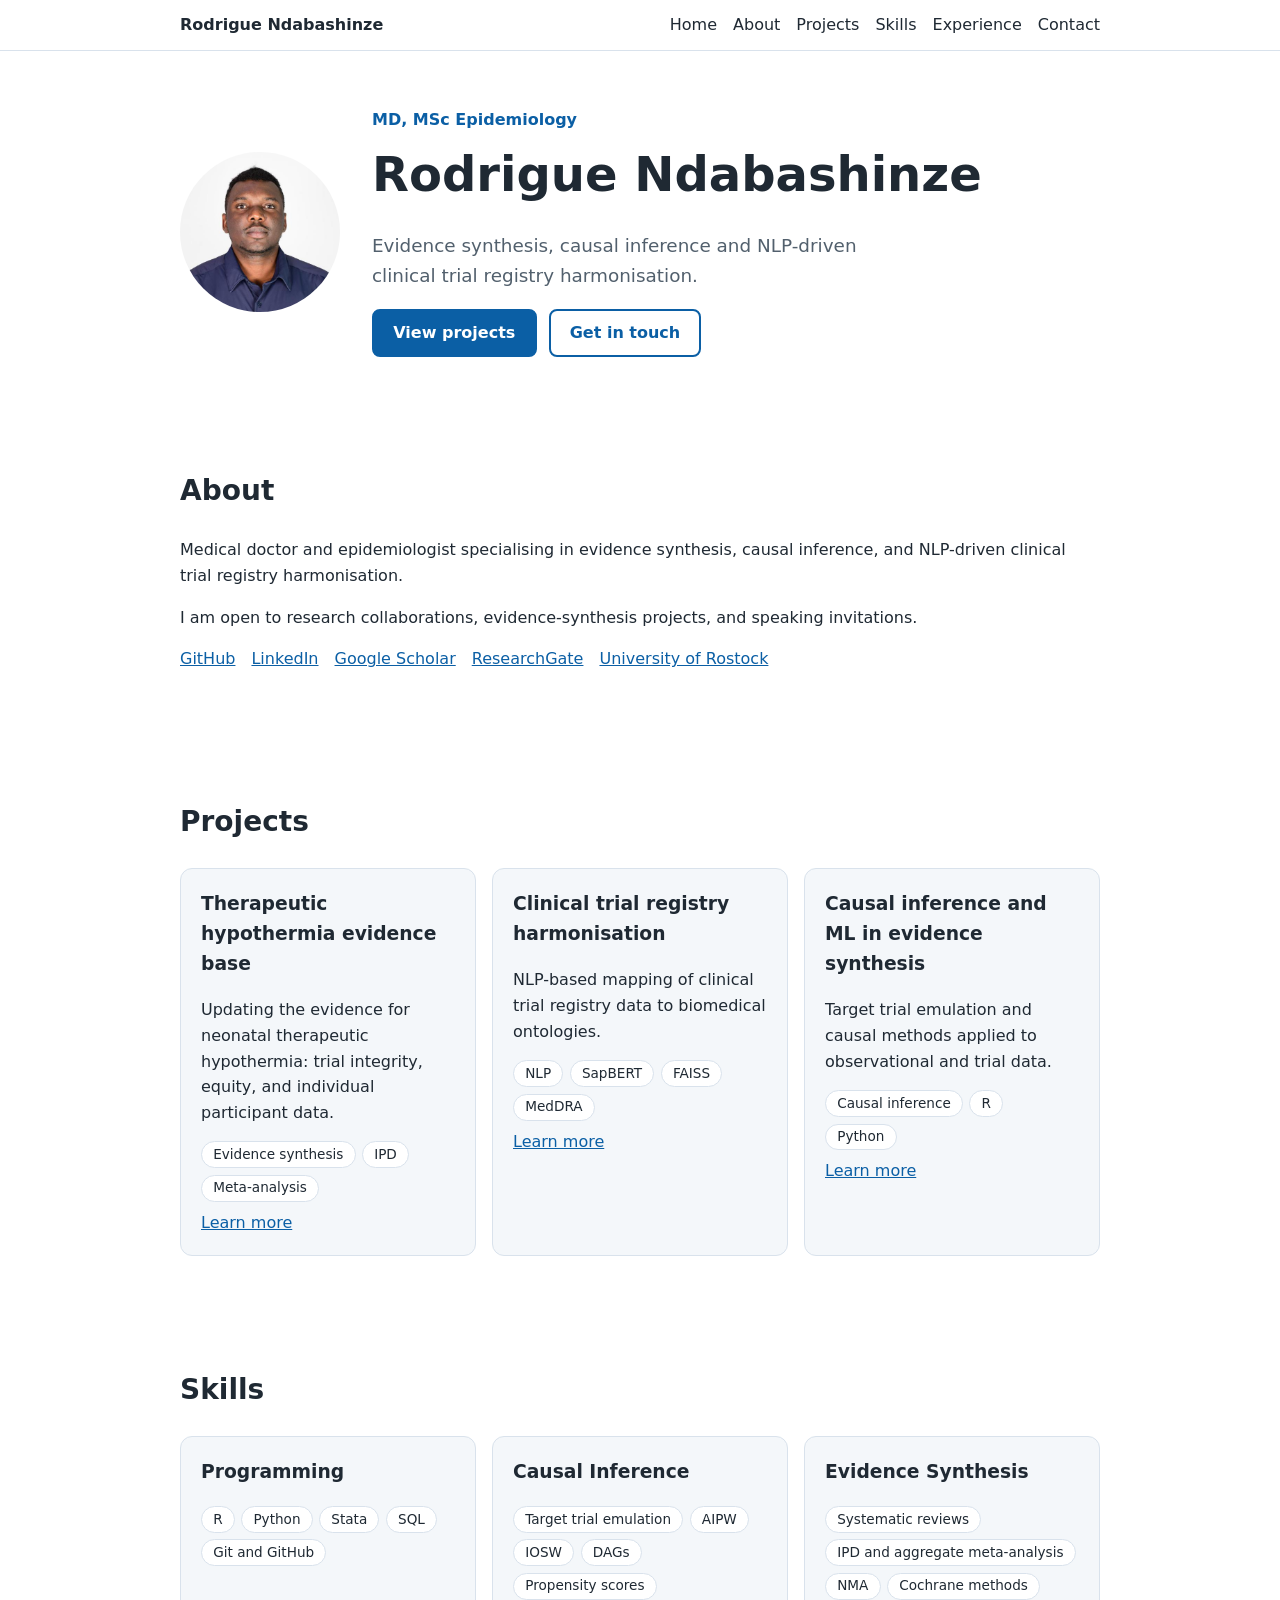
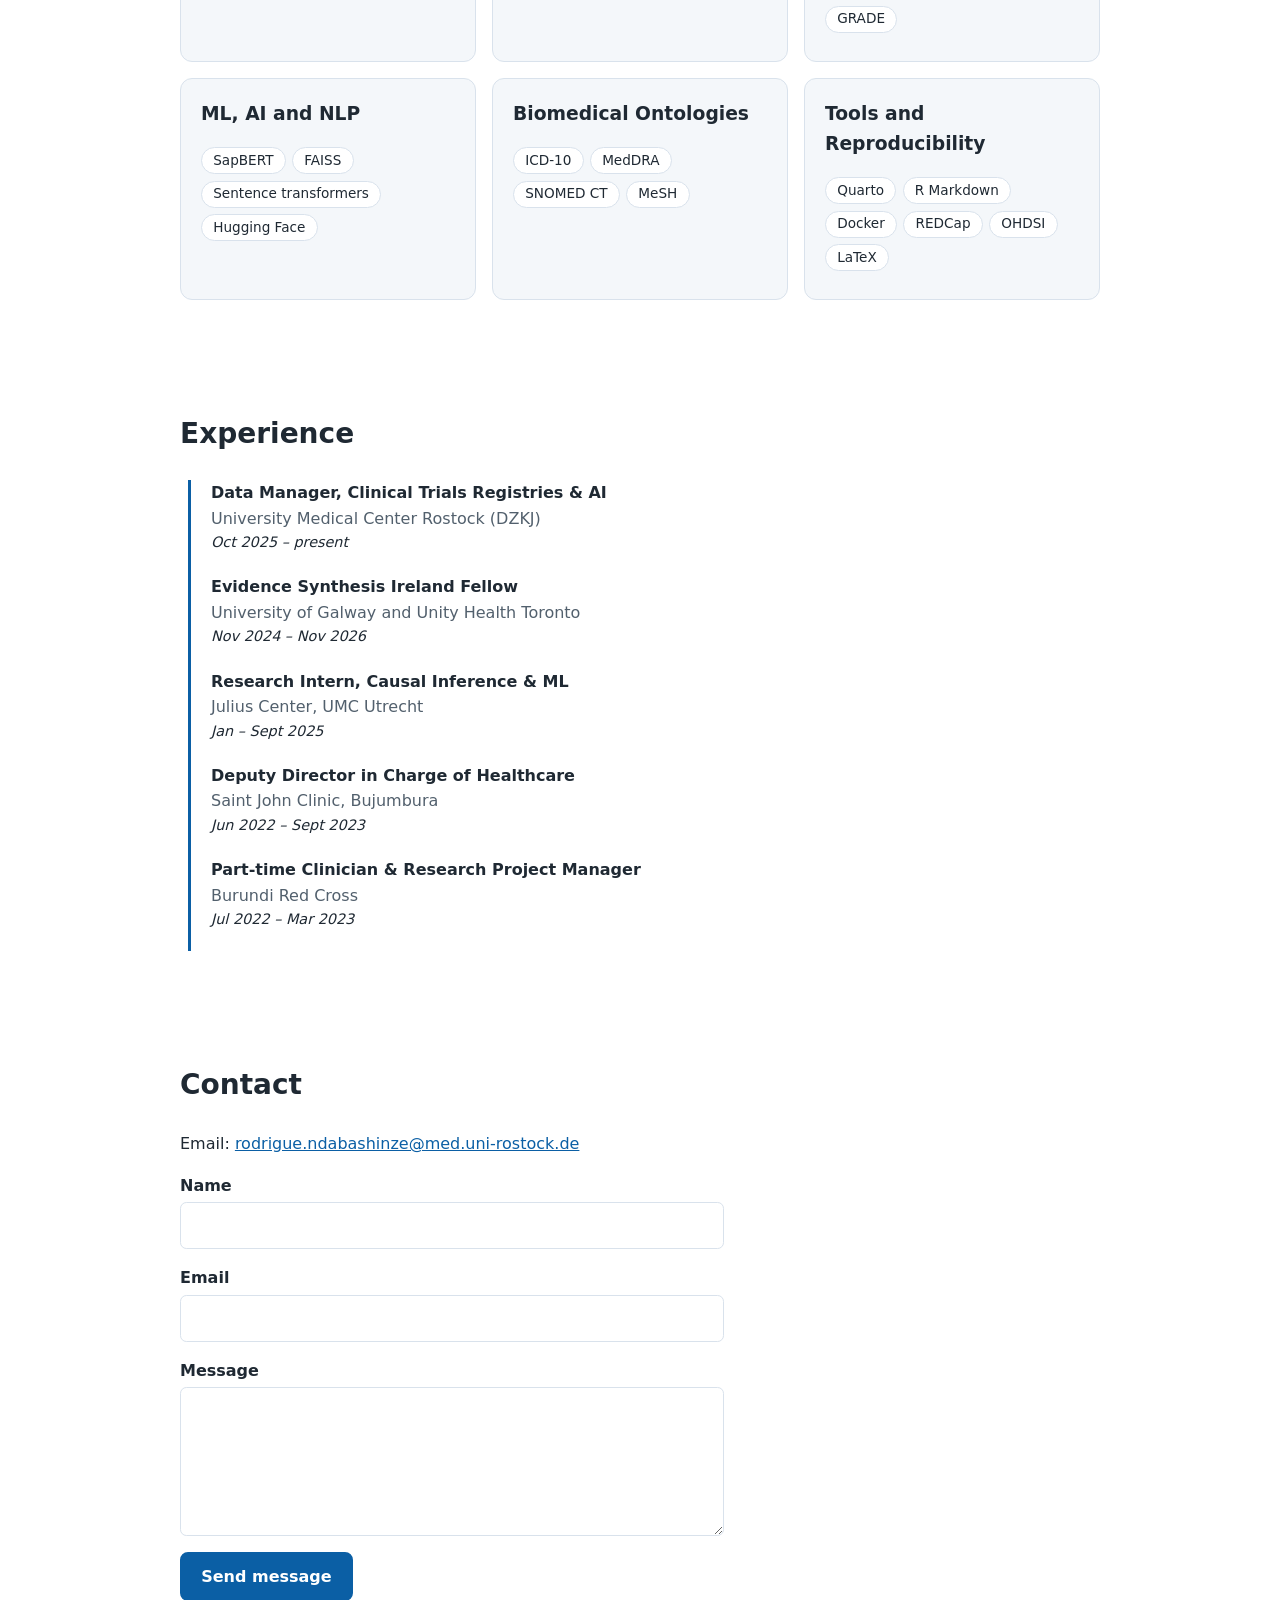
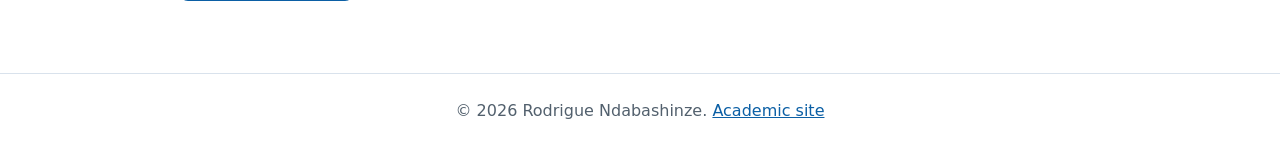
<file: static/portfolio/index.html>
<!doctype html>
<html lang="en">
<head>
  <meta charset="utf-8">
  <meta name="viewport" content="width=device-width, initial-scale=1">
  <title>Rodrigue Ndabashinze | Portfolio</title>
  <meta name="description" content="Medical doctor and epidemiologist specialising in evidence synthesis, causal inference and NLP-driven clinical trial registry harmonisation.">
  <link rel="stylesheet" href="src/styles/main.css">
  <script type="module" src="src/main.js"></script>
</head>
<body>
  <a class="skip-link" href="#main">Skip to content</a>
  <div id="navbar"></div>
  <main id="main"></main>
  <div id="footer"></div>
  <noscript><p class="container">This portfolio needs JavaScript. The full site is available at <a href="../">the main page</a>.</p></noscript>
</body>
</html>
</file>
<file: static/portfolio/src/styles/main.css>
:root { --bg:#fff; --fg:#1f2933; --muted:#52606d; --accent:#0b5fa5; --card:#f4f7fa; --border:#d9e2ec; }
@media (prefers-color-scheme: dark) {
  :root { --bg:#0f1720; --fg:#e4e7eb; --muted:#9aa5b1; --accent:#63b3ed; --card:#18222d; --border:#2b3a49; }
}
* { box-sizing: border-box; }
html { scroll-behavior: smooth; scroll-padding-top: 4rem; }
@media (prefers-reduced-motion: reduce) { html { scroll-behavior: auto; } }
body { margin:0; font:1rem/1.6 system-ui,-apple-system,"Segoe UI",sans-serif; background:var(--bg); color:var(--fg); }
a { color: var(--accent); }
:focus-visible { outline: 3px solid var(--accent); outline-offset: 2px; }
.container { max-width: 960px; margin: 0 auto; padding: 0 1.25rem; }
.skip-link { position:absolute; left:-999px; top:0; background:var(--accent); color:#fff; padding:.5rem 1rem; z-index:20; }
.skip-link:focus { left:0; }
.navbar { position:sticky; top:0; background:var(--bg); border-bottom:1px solid var(--border); z-index:10; }
.nav { display:flex; align-items:center; justify-content:space-between; flex-wrap:wrap; gap:.5rem; padding-top:.75rem; padding-bottom:.75rem; }
.brand { font-weight:700; text-decoration:none; color:var(--fg); }
.nav-list { display:flex; gap:1rem; list-style:none; margin:0; padding:0; }
.nav-list a { text-decoration:none; color:var(--fg); }
.nav-list a:hover { color:var(--accent); }
.nav-toggle { display:none; background:none; border:1px solid var(--border); color:var(--fg); padding:.35rem .75rem; border-radius:.4rem; font:inherit; }
@media (max-width:640px) {
  .nav-toggle { display:block; }
  .nav-list { display:none; flex-direction:column; width:100%; }
  .nav-list.open { display:flex; }
}
.section { padding: 3.5rem 0; }
.section h2 { margin-top:0; font-size:1.75rem; }
.hero-inner { display:flex; gap:2rem; align-items:center; flex-wrap:wrap; }
.avatar { border-radius:50%; object-fit:cover; width:160px; height:160px; }
.eyebrow { color:var(--accent); font-weight:600; margin:0; }
.hero h1 { font-size:clamp(2rem,6vw,3rem); margin:.25rem 0; }
.lead { color:var(--muted); font-size:1.15rem; max-width:34rem; }
.actions { display:flex; gap:.75rem; flex-wrap:wrap; }
.btn { display:inline-block; padding:.6rem 1.2rem; border-radius:.5rem; text-decoration:none; font:inherit; font-weight:600; cursor:pointer; border:2px solid var(--accent); }
.btn-primary { background:var(--accent); color:var(--bg); }
.btn-ghost { color:var(--accent); background:transparent; }
.grid { display:grid; grid-template-columns:repeat(auto-fit,minmax(250px,1fr)); gap:1rem; }
.card { background:var(--card); border:1px solid var(--border); border-radius:.75rem; padding:1.25rem; }
.card h3 { margin-top:0; }
.tags { display:flex; flex-wrap:wrap; gap:.4rem; list-style:none; padding:0; margin:.5rem 0; }
.tag { background:var(--bg); border:1px solid var(--border); border-radius:99px; padding:.1rem .7rem; font-size:.85rem; }
.links { display:flex; flex-wrap:wrap; gap:1rem; list-style:none; padding:0; }
.timeline { list-style:none; padding:0; border-left:3px solid var(--accent); margin:0 0 0 .5rem; }
.timeline li { padding:0 0 1.25rem 1.25rem; display:flex; flex-direction:column; }
.timeline span { color:var(--muted); }
.timeline em { font-size:.9rem; }
.field { display:flex; flex-direction:column; margin-bottom:1rem; max-width:34rem; }
.field label { font-weight:600; margin-bottom:.25rem; }
input, textarea { font:inherit; padding:.6rem; border:1px solid var(--border); border-radius:.4rem; background:var(--bg); color:var(--fg); }
.footer { border-top:1px solid var(--border); padding:1.5rem 0; color:var(--muted); text-align:center; }
</file>
